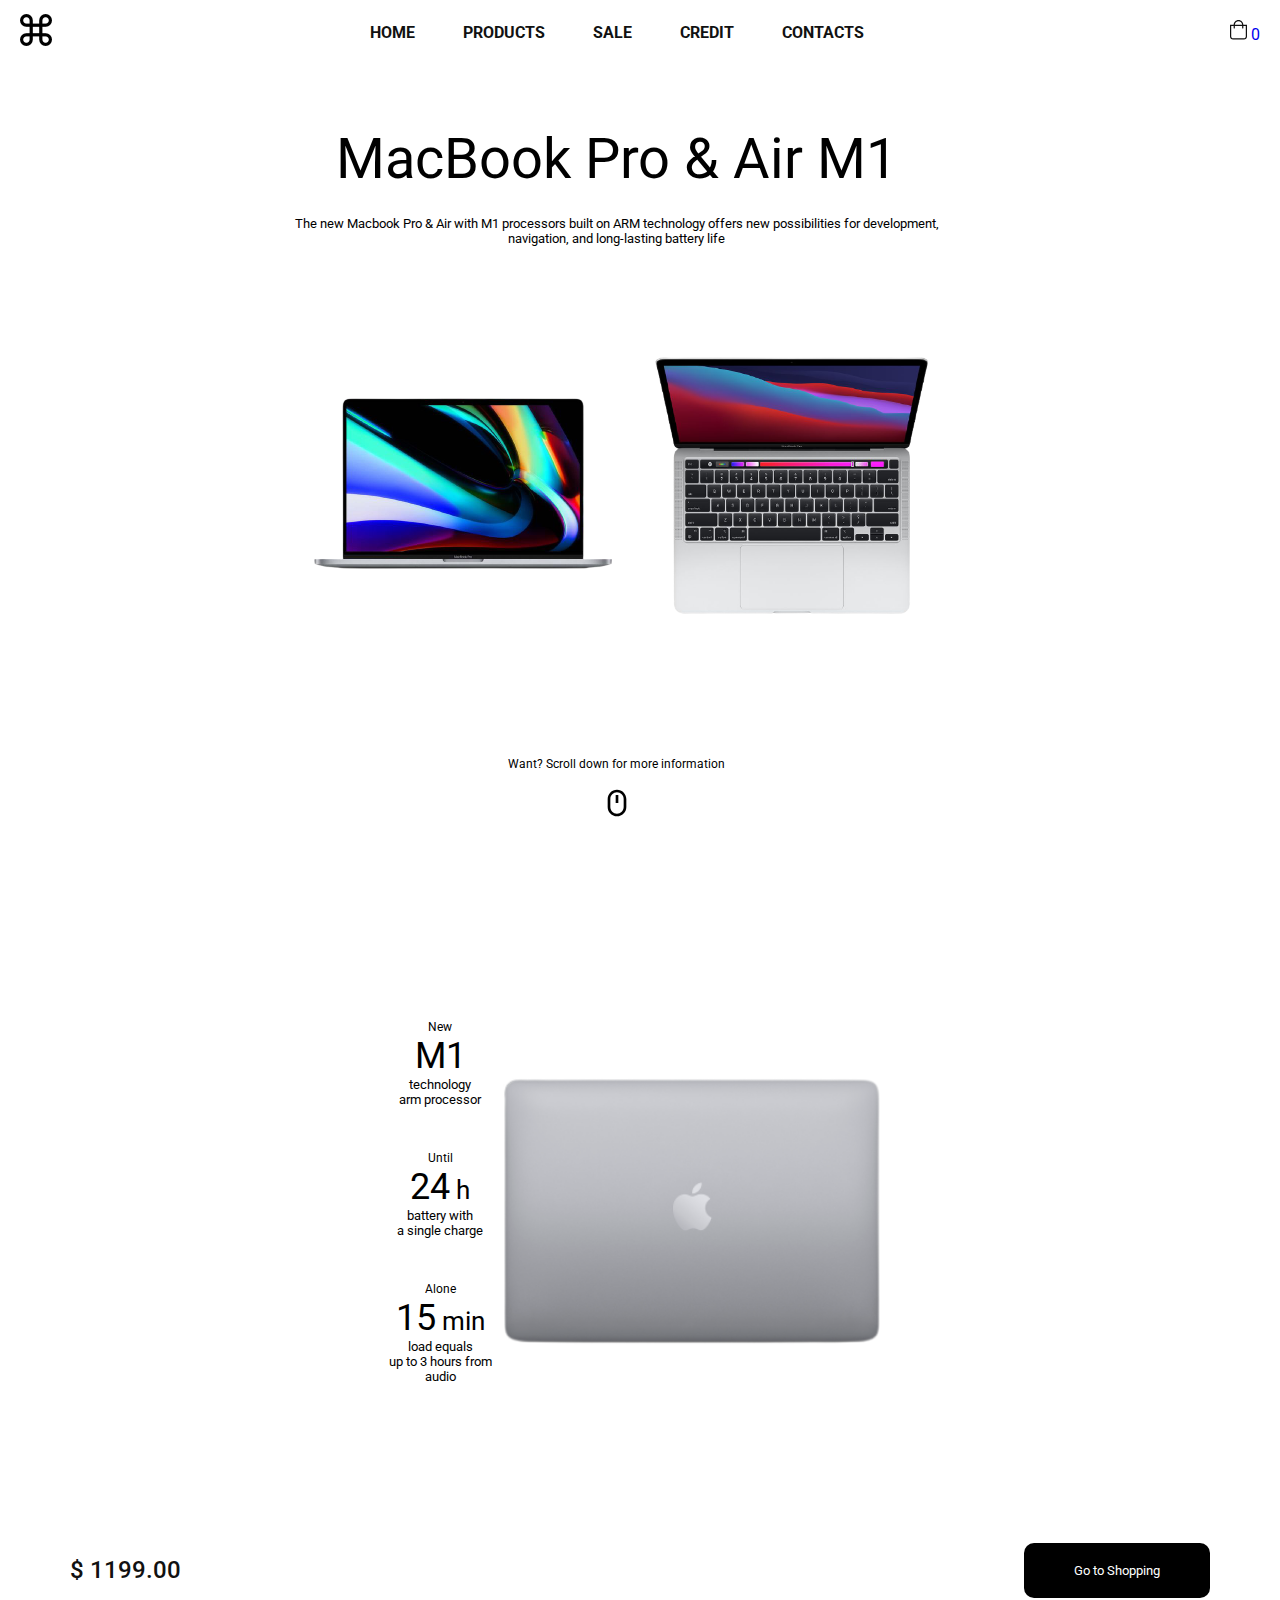
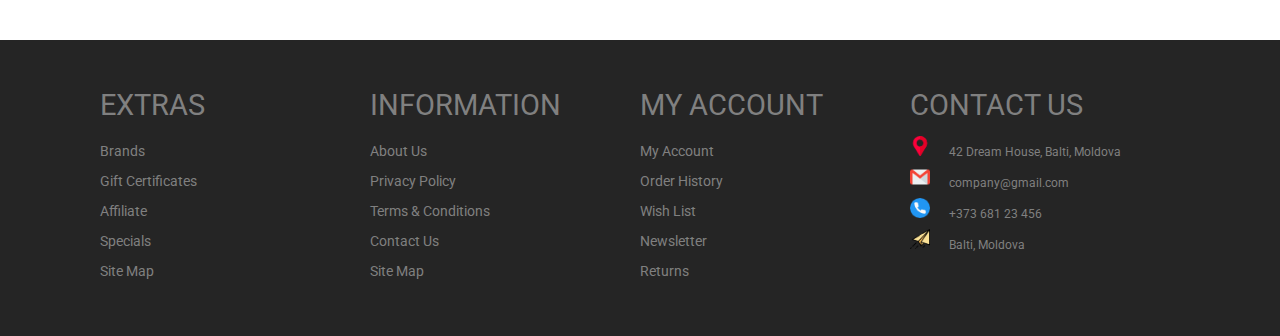
<file: Site Native/index.html>
<!DOCTYPE html>
<html lang="en">
<head>
    <meta charset="UTF-8"/>
    <meta http-equiv="X-UA-Compatible" content="IE=edge"/>
    <meta name="viewport" content="width=device-width, initial-scale=1.0"/>
    <link rel="stylesheet" href="css/nav.css"/>
    <link rel="stylesheet" href="css/style.css"/>
    <link rel="stylesheet" href="css/home.css"/>
    <link rel="stylesheet" href="css/footer.css"/>
    <link rel="shortcut icon" type="img/jpg" href="img/command-symbol.png"/>
    <title>JS Native Site</title>
</head>
<body>
<header class="l-header">
    <!-- Navigaation -->
    <nav class="nav bd-grid">
        <div class="nav__toggle" id="nav-toggle">
            <img src="icons/icon-menu.svg" alt=""/>
        </div>
        <div>
            <a href="index.html" class="nav__logo"><img src="img/command-symbol.png" alt=""/></a>
        </div>
        <!-- ===== NAV LIST ===== -->
        <div class="nav__menu" id="nav-menu">
            <ul class="nav__list">
                <li class="nav__item">
                    <a href="index.html" class="nav__link">HOME</a>
                </li>
                <li class="nav__item">
                    <a href="product.html" class="nav__link">PRODUCTS</a>
                </li>
                <li class="nav__item">
                    <a href="#" class="nav__link">SALE</a>
                </li>
                <li class="nav__item">
                    <a href="credit.html" class="nav__link">CREDIT</a>
                </li>
                <li class="nav__item">
                    <a href="contacts.html" class="nav__link">CONTACTS</a>
                </li>
            </ul>
        </div>
        <div class="header__cart cart" tabindex="0">
            <a href="Cart.html" class="cart"><img src="icons/shopping-bag.svg" alt=""/>
                <span id="cartValue">0</span>
            </a>
        </div>
    </nav>
</header>

<main class="l-main bd-grid">
    <section class="home">
        <div class="home__data">
            <h1 class="home__title">MacBook Pro & Air M1</h1>
            <p class="home__description">
                The new Macbook Pro & Air with M1 processors built on ARM technology
                offers new possibilities for development,<br/>
                navigation, and long-lasting battery life
            </p>
        </div>

        <div class="home__img">
            <!-- IMG -->
            <img src="img/macbook.png" alt="" class="macbook1"/>
            <img src="img/mbp-silver.png" alt="" class="macbook2"/>
        </div>

        <div class="home__scroll">
          <span class="home__scroll-text">Want? Scroll down for more information</span>
            <a href="#l-section"><img src="img/bx-mouse.svg" alt="" class="home__scroll-icon"/></a>
        </div>
    </section>

    <!-- DETAILS macbooks -->
    <section class="l-section" id="l-section">
        <div class="details">
            <div class="details__content">
                <div class="details__box">
                    <span class="details__initial">New</span>
                    <h3 class="details__title">M1<span></span></h3>
                    <p class="details__description">
                        technology<br/>
                        arm processor
                    </p>
                </div>
                <div class="details__box">
                    <span class="details__initial">Until</span>
                    <h3 class="details__title">24<span> h</span></h3>
                    <p class="details__description">
                        battery with<br/>
                        a single charge
                    </p>
                </div>
                <div class="details__box">
                    <span class="details__initial">Alone</span>
                    <h3 class="details__title">15<span> min</span></h3>
                    <p class="details__description">
                        load equals<br/>
                        up to 3 hours from<br/>
                        audio
                    </p>
                </div>
            </div>

            <div class="details__img2">
                <img src="img/mackbook-4-removebg-preview.png" alt="" class="macbooks"/>
            </div>
        </div>
    </section>
    <div class="pricee">
        <span class="pricee__title">$ 1199.00</span>
        <button class="pricee__button" onclick="goShopping()">
            Go to Shopping
        </button>
    </div>
</main>

<footer id="footer" class="section footer">
    <div class="container__footer">
        <div class="footer__top">
            <div class="footer-top__box">
                <h3>EXTRAS</h3>
                <a href="#">Brands</a>
                <a href="#">Gift Certificates</a>
                <a href="#">Affiliate</a>
                <a href="#">Specials</a>
                <a href="#">Site Map</a>
            </div>
            <div class="footer-top__box">
                <h3>INFORMATION</h3>
                <a href="#">About Us</a>
                <a href="#">Privacy Policy</a>
                <a href="#">Terms & Conditions</a>
                <a href="#">Contact Us</a>
                <a href="#">Site Map</a>
            </div>
            <div class="footer-top__box">
                <h3>MY ACCOUNT</h3>
                <a href="#">My Account</a>
                <a href="#">Order History</a>
                <a href="#">Wish List</a>
                <a href="#">Newsletter</a>
                <a href="#">Returns</a>
            </div>
            <div class="footer-top__box">
                <h3>CONTACT US</h3>
                <div>
              <span>
                <img src="img/placeholder.png" alt=""/>
              </span>
                    42 Dream House, Balti, Moldova
                </div>
                <div>
              <span>
                <img src="img/gmail.png" alt=""/>
              </span>
                    company@gmail.com
                </div>
                <div>
              <span>
                <img src="img/telephone.png" alt=""/>
              </span>
                    +373 681 23 456
                </div>
                <div>
              <span>
                <img src="img/paper-plane.png" alt=""/>
              </span>
                    Balti, Moldova
                </div>
            </div>
        </div>
    </div>
    <div class="footer__bottom">
        <div class="footer-bottom__box"></div>
        <div class="footer-bottom__box"></div>
    </div>
</footer>
<script src="js/Templates.js"></script>
<script src="js/nav.js"></script>
<script src="js/index.js"></script>
<!-- <script src="js/main.js"></script> -->
</body>
</html>
</file>
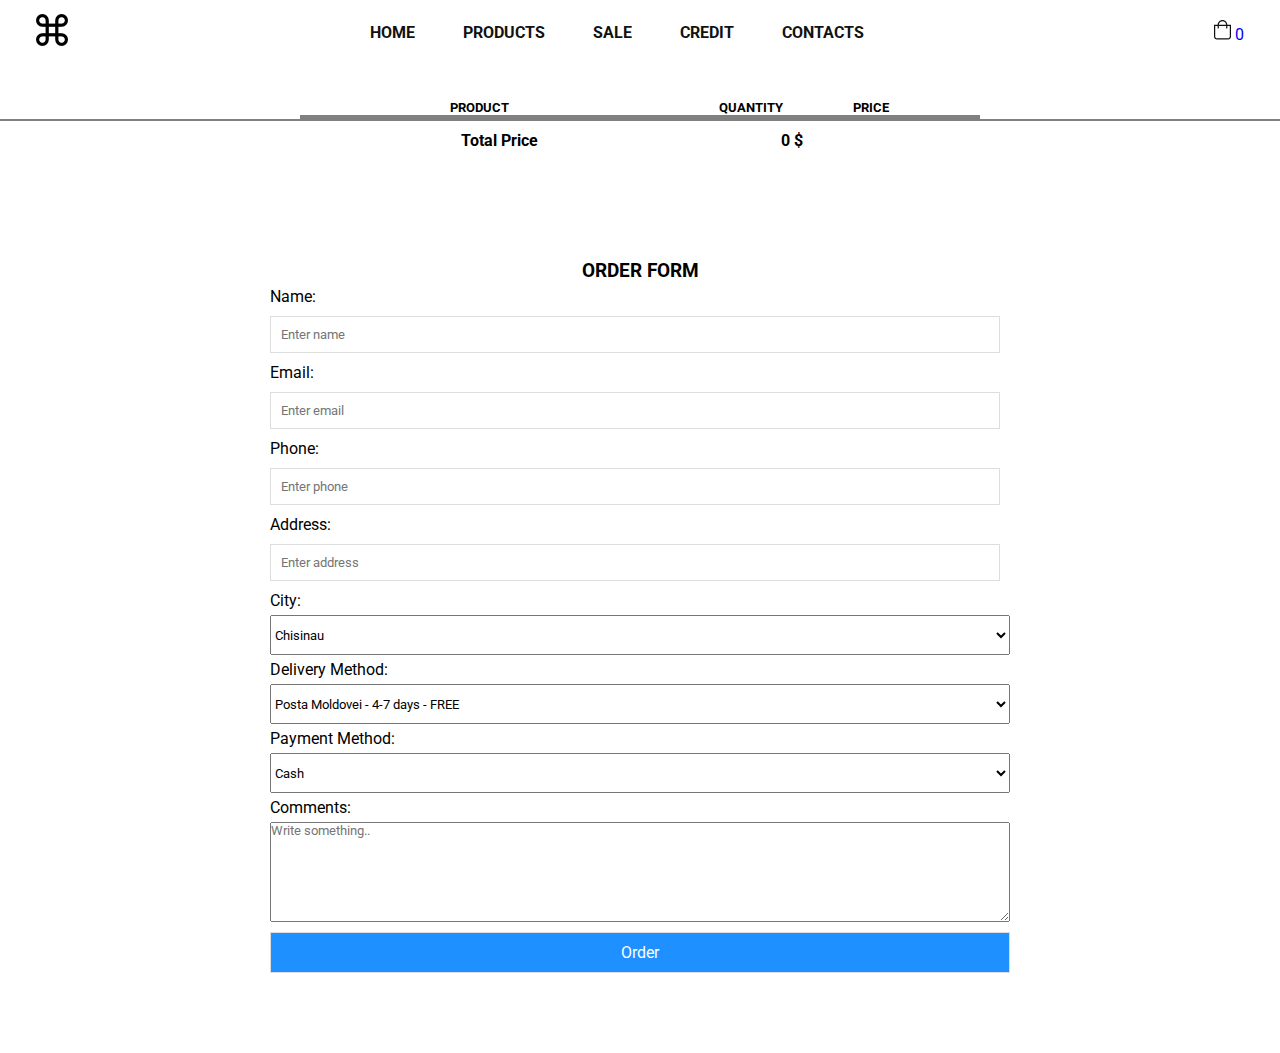
<file: Site Native/Cart.html>
<!DOCTYPE html>
<html lang="en">
<head>
    <meta charset="UTF-8"/>
    <meta http-equiv="X-UA-Compatible" content="IE=edge"/>
    <meta name="viewport" content="width=device-width, initial-scale=1.0"/>
    <link rel="stylesheet" href="css/nav.css"/>
    <link rel="stylesheet" href="css/style.css"/>
    <link rel="stylesheet" href="css/cart.css"/>
    <link rel="shortcut icon" type="img/jpg" href="img/command-symbol.png"/>
    <title>JS Native Site</title>
    <link rel="stylesheet" href="https://cdnjs.cloudflare.com/ajax/libs/font-awesome/5.15.1/css/all.min.css"/>
</head>

<body>
<header class="l-header">
    <!-- Navigaation -->
    <nav class="nav bd-grid">
        <div class="nav__toggle" id="nav-toggle">
            <img src="icons/icon-menu.svg" alt=""/>
        </div>
        <div>
            <a href="index.html" class="nav__logo"><img src="img/command-symbol.png" alt=""/></a>
        </div>
        <!-- ===== NAV LIST ===== -->
        <div class="nav__menu" id="nav-menu">
            <ul class="nav__list">
                <li class="nav__item">
                    <a href="index.html" class="nav__link">HOME</a>
                </li>
                <li class="nav__item">
                    <a href="product.html" class="nav__link">PRODUCTS</a>
                </li>
                <li class="nav__item">
                    <a href="#" class="nav__link">SALE</a>
                </li>
                <li class="nav__item">
                    <a href="credit.html" class="nav__link">CREDIT</a>
                </li>
                <li class="nav__item">
                    <a href="contacts.html" class="nav__link">CONTACTS</a>
                </li>
            </ul>
        </div>
        <div class="header__cart cart" tabindex="0">
            <a href="Cart.html"
            ><img src="icons/shopping-bag.svg" alt=""/>
                <span id="cartValue">0</span>
            </a>
        </div>
    </nav>
</header>

<div class="products-container">
    <div class="product-header">
        <h5 class="product-title">PRODUCT</h5>
        <h5 class="quantity">QUANTITY</h5>
        <h5 class="price">PRICE</h5>
    </div>
    <ul class="products"></ul>
</div>
<div class="total__container"></div>

<div class="form__container">
    <form class="form-inline">
        <h3>ORDER FORM</h3>
        <label for="name">Name:</label>
        <input type="text" id="name" placeholder="Enter name" name="name"/>
        <label for="email">Email:</label>
        <input type="email" id="email" placeholder="Enter email" name="email"/>
        <label for="phone">Phone:</label>
        <input type="tel" id="phone" placeholder="Enter phone" name="phone"/>
        <label for="address">Address:</label>
        <input
                type="text"
                id="address"
                placeholder="Enter address"
                name="address"
        />
        <label for="city">City:</label>
        <select id="city" name="city" style="height: 40px">
            <option value="chisinau">Chisinau</option>
            <option value="balti">Balti</option>
            <option value="other">Other...</option>
        </select>

        <label for="delivery">Delivery Method:</label>
        <select id="delivery" name="city" style="height: 40px">
            <option value="0">Posta Moldovei - 4-7 days - FREE</option>
            <option value="10">Nova Poshta - 2-4 days - 10$</option>
            <option value="25">DHL - 1-2 days - 25$</option>
        </select>

        <label for="payment">Payment Method:</label>
        <select id="payment" name="payment" style="height: 40px">
            <option value="cash">Cash</option>
            <option value="card">Card</option>
            <option value="credit">Credit</option>
        </select>
        <label for="comment">Comments:</label>
        <textarea
                id="comment"
                name="subject"
                placeholder="Write something.."
                style="height: 100px"
        ></textarea>
        <a id="validate">Order</a>
    </form>
</div>
<script src="js/Templates.js"></script>
<script src="js/Cart.js"></script>
<script src="js/nav.js"></script>
</body>
</html>
</file>
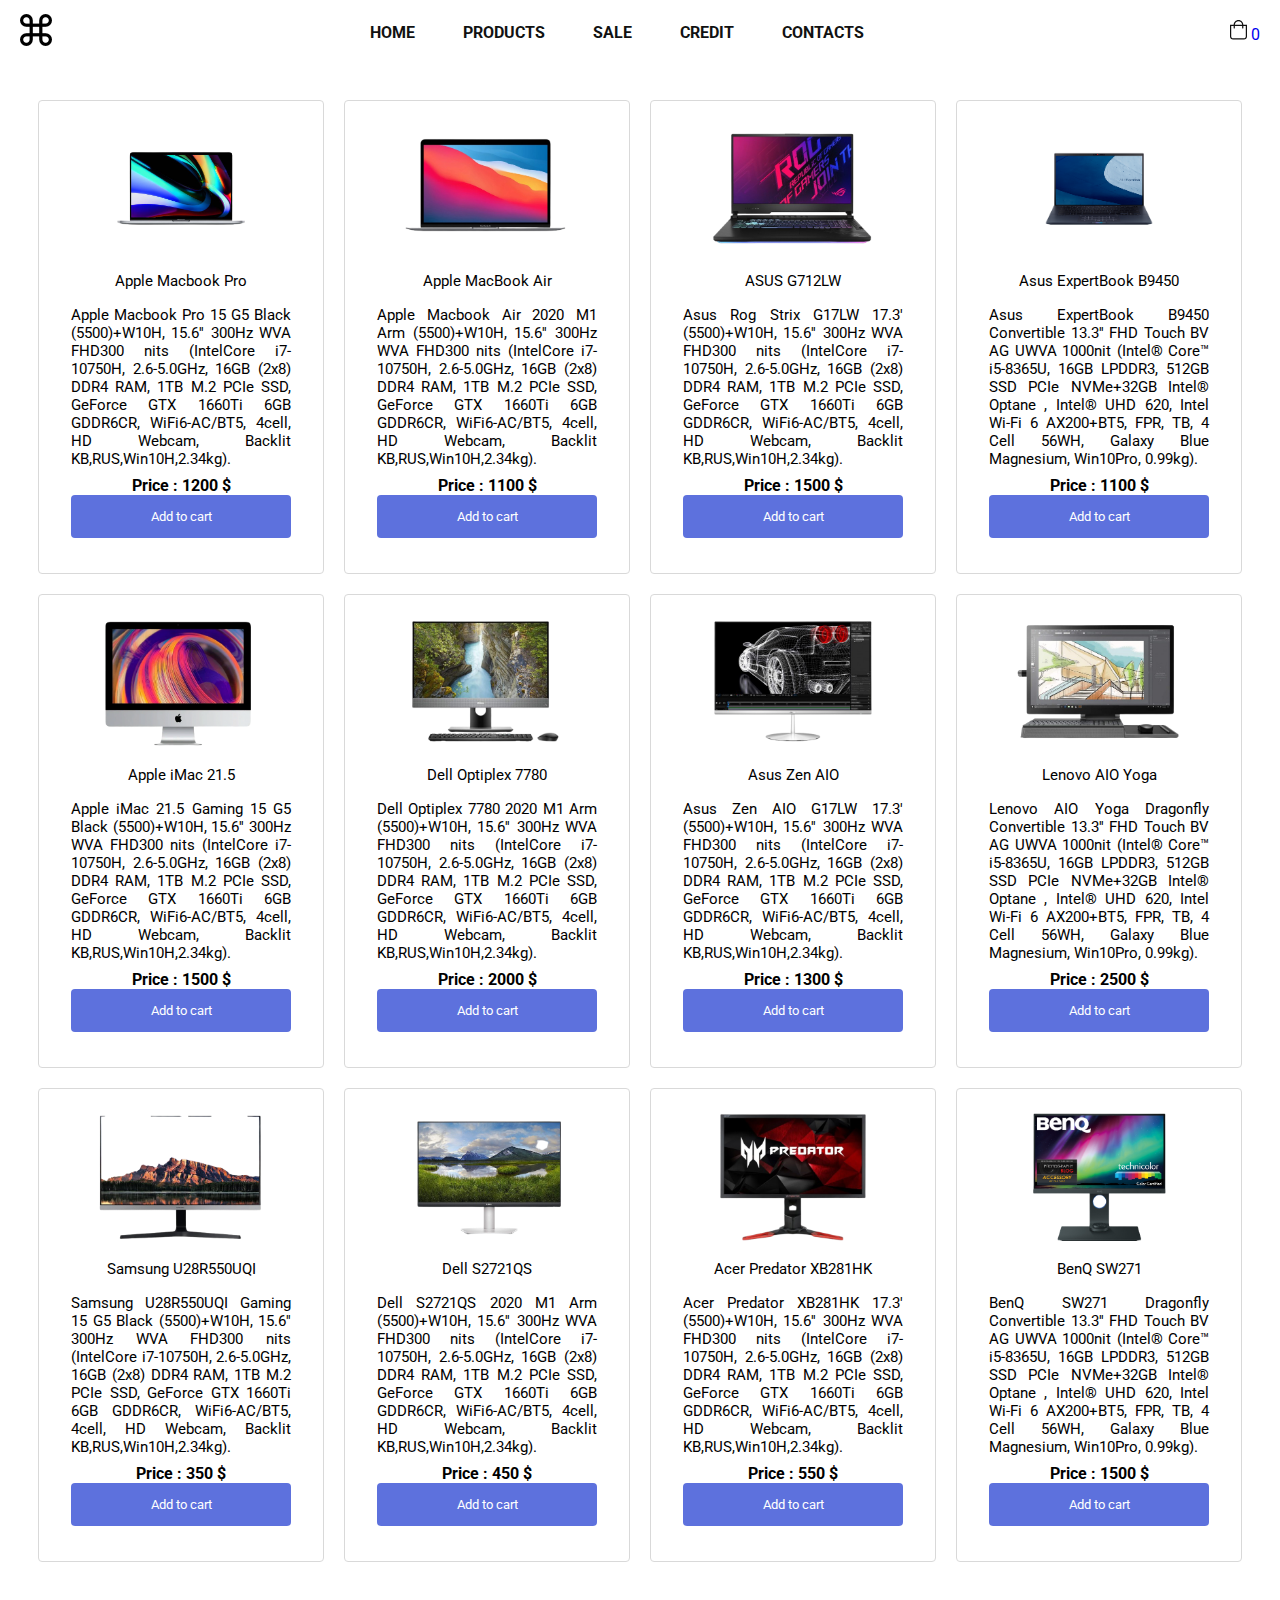
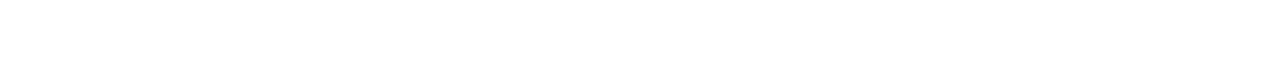
<file: Site Native/product.html>
<!DOCTYPE html>
<html lang="en">
<head>
    <meta charset="UTF-8"/>
    <meta http-equiv="X-UA-Compatible" content="IE=edge"/>
    <meta name="viewport" content="width=device-width, initial-scale=1.0"/>
    <link rel="stylesheet" href="css/nav.css">
    <link rel="stylesheet" href="css/style.css"/>
    <link rel="stylesheet" href="css/home.css"/>
    <link rel="stylesheet" href="css/footer.css"/>
    <link rel="stylesheet" href="css/product.css"/>
    <link rel="stylesheet" href="https://cdnjs.cloudflare.com/ajax/libs/font-awesome/4.7.0/css/font-awesome.min.css">
    <link rel="shortcut icon" type="img/jpg" href="img/command-symbol.png">
    <title>JS Native Site</title>
</head>
<body>
<header class="l-header">
    <!-- Navigaation -->
    <nav class="nav bd-grid">
        <div class="nav__toggle" id="nav-toggle">
            <img src="icons/icon-menu.svg" alt=""/>
        </div>
        <div>
            <a href="index.html" class="nav__logo"><img src="img/command-symbol.png" alt=""/></a>
        </div>
        <!-- ===== NAV LIST ===== -->
        <div class="nav__menu" id="nav-menu">
            <ul class="nav__list">
                <li class="nav__item">
                    <a href="index.html" class="nav__link">HOME</a>
                </li>
                <li class="nav__item">
                    <a href="product.html" class="nav__link">PRODUCTS</a>
                </li>
                <li class="nav__item">
                    <a href="#" class="nav__link">SALE</a>
                </li>
                <li class="nav__item">
                    <a href="credit.html" class="nav__link">CREDIT</a>
                </li>
                <li class="nav__item">
                    <a href="contacts.html" class="nav__link">CONTACTS</a>
                </li>
            </ul>
        </div>
        <div class="header__cart cart" tabindex="0">
            <a href="Cart.html"><img src="icons/shopping-bag.svg" alt=""/>
                <span id="cartValue">0</span>
            </a>
        </div>
    </nav>
</header>

<section class="categories">
    <div class="container__product">
        <div class="card" id="cardItems">

        </div>
    </div>

</section>

<script src="js/Templates.js"></script>
<script src="js/nav.js"></script>
<script src="js/main.js"></script>
</body>
</html>
</file>
<file: Site Native/css/nav.css>
/*===== PAGES =====*/
.nav {
  height: 3rem;
  display: -webkit-box;
  display: -ms-flexbox;
  display: flex;
  -webkit-box-pack: justify;
  -ms-flex-pack: justify;
  justify-content: space-between;
  -webkit-box-align: center;
  -ms-flex-align: center;
  align-items: center;
}

@media screen and (max-width: 968px) {
  .nav__menu {
    position: fixed;
    left: -100%;
    top: 3rem;
    background-color: #fff;
    width: 80%;
    height: 100%;
    padding: 2rem;
    z-index: 100;
    -webkit-transition: 0.3s;
    transition: 0.3s;
  }
}

.nav__item {
  margin-bottom: 2rem;
  font-weight: 700;
}

.nav__link {
  color: #111111;
}

.nav__toggle {
  cursor: pointer;
}

.nav__list li {
  list-style: none;
  text-decoration: none;
}
.nav__list li a {
  text-decoration: none;
}

.cart a {
  text-decoration: none;
}

/*Aparecer menu*/
.show {
  left: 0;
}

/*===== MEDIA QUERIS =====*/
@media screen and (min-width: 968px) {
  body {
    margin: 0;
  }
  .nav {
    height: 4rem;
  }
  .nav__list {
    display: -webkit-box;
    display: -ms-flexbox;
    display: flex;
  }
  .nav__item {
    margin-right: 3rem;
    margin-bottom: 0;
  }
  .nav__toggle {
    display: none;
  }
  .home {
    height: 100vh;
    -ms-grid-columns: max-content max-content;
    grid-template-columns: -webkit-max-content -webkit-max-content;
    grid-template-columns: max-content max-content;
    -ms-grid-rows: max-content;
    grid-template-rows: -webkit-max-content;
    grid-template-rows: max-content;
    -ms-flex-line-pack: center;
    align-content: center;
    -webkit-box-pack: center;
    -ms-flex-pack: center;
    justify-content: center;
    -webkit-column-gap: 6rem;
    column-gap: 6rem;
  }
}

@media screen and (min-width: 1200px) {
  .bd-grid {
    align-content: center;
    margin-left: auto;
    margin-right: auto;
  }
}

/*=====  LAYOUT =====*/
.bd-grid {
  /* max-width: 1200px; */
  padding: 20px;
  margin-left: 1rem;
  margin-right: 1rem;
}

.l-header {
  width: 100%;
  position: fixed;
  top: 0;
  left: 0;
  z-index: 100;
  background-color: #fff;
}
</file>
<file: Site Native/css/style.css>
@import url('https://fonts.googleapis.com/css2?family=Roboto:wght@400;500;700&display=swap');

* {
  margin: 0;
  padding: 0;
  box-sizing: border-box;
  font-family: 'Roboto', sans-serif;
}

/*=====  Other page =====*/

/*=====  Page Credit =====*/
div.credit h2 {
  margin: 100px 0 0 10%;
}

.responsive {
  border-radius: 20px;
  width: 100%;
  height: auto;
}

div.container__img {
  padding: 50px;
  max-width: 1900px;
}

.info1 {
  background-color: #f8f8f8;
  margin: 10px 50px 50px 50px;
  padding: 50px;
  border-radius: 20px;
  -webkit-box-shadow: 0 10px 6px -6px #777;
  -moz-box-shadow: 0 10px 6px -6px #777;
  box-shadow: 0 10px 6px -6px #777;
}

.info1__container ul {
  list-style: circle;
  margin: 15px 0 0 50px;
  display: grid;
  grid-template-columns: repeat(2, 1fr);
}

.info2 {
  background-color: #f8f8f8;
  margin: 10px 50px 50px 50px;
  padding: 50px;
  border-radius: 20px;
  -webkit-box-shadow: 0 10px 6px -6px #777;
  -moz-box-shadow: 0 10px 6px -6px #777;
  box-shadow: 0 10px 6px -6px #777;
}

.info2__container ul li {
  list-style: circle;
  margin: 15px 0 0 50px;
  padding: 5px;
}

/*=====  Other page =====*/

/*=====  Page CONTACTS =====*/

.info3 {
  background-color: #f8f8f8;
  margin: 10px 50px 50px 50px;
  padding: 50px;
  border-radius: 20px;
  -webkit-box-shadow: 0 10px 6px -6px #777;
  -moz-box-shadow: 0 10px 6px -6px #777;
  box-shadow: 0 10px 6px -6px #777;
}

.info3__container ul {
  margin: 15px 0 0 50px;
  display: grid;
  list-style: none;
}

.info3__container ul li {
  padding: 5px;
}

.info4 {
  background-color: #f8f8f8;
  margin: 10px 50px 50px 50px;
  padding: 50px;
  border-radius: 20px;
  -webkit-box-shadow: 0 10px 6px -6px #777;
  -moz-box-shadow: 0 10px 6px -6px #777;
  box-shadow: 0 10px 6px -6px #777;
}

.info4__container ul {
  margin: 15px 0 0 50px;
  display: grid;
  list-style: none;
}

.info4__container ul li {
  padding: 5px;
}

/*=====  Social Media =====*/

.gradient {
  height: 150px;
  text-align: center;
  background-color: red; /* For browsers that do not support gradients */
  background-image: linear-gradient(-90deg, #2c9cc1, #da1e6f);
}

.gradient img {
  margin-top: 50px;
  height: 3.5%;
  width: 3.5%;
}

ul.social li {
  display: inline;
  padding: 5px;
}

.social li a {
  background-color: transparent;
}
</file>
<file: Site Native/css/home.css>
.home {
  margin-top: 100px;
  height: 800px;
  display: -ms-grid;
  display: grid;
  -ms-grid-rows: 1.5fr 1fr 1fr;
  grid-template-rows: 1.5fr 1fr 1fr;
  grid-template-areas: 'data' 'img' 'scroll';
  row-gap: 1.5rem;
}

.home__data {
  /* margin-left: 50px; */
  grid-area: data;
  text-align: center;
  padding-top: 3.5rem;
}

.home__title {
  font-size: 3.5rem;
  font-weight: 400;
  margin-bottom: 1.5rem;
}

.home__description {
  font-size: 0.813rem;
  padding: 0 1rem;
}

.home__img {
  margin-left: 50px;
  grid-area: img;
  display: -webkit-box;
  display: -ms-flexbox;
  display: flex;
  -webkit-box-pack: center;
  -ms-flex-pack: center;
  justify-content: center;
}

.home__img img {
  height: 300px;
  margin-right: 16px;
}

.home__scroll {
  grid-area: scroll;
  text-align: center;
  -ms-flex-item-align: center;
  -ms-grid-row-align: center;
  align-self: center;
}

.home__scroll-text {
  display: block;
  font-size: 0.75rem;
  margin-bottom: 1rem;
}

.home__scroll-icon {
  width: 2rem;
}

/*===== Price =====*/
.pricee {
  position: relative;
  left: 0;
  bottom: 0;
  width: 100%;
  height: 83px;
  background-color: #fff;
  border-radius: 20px;
  -webkit-box-shadow: 0px 0px 20px rgba(17, 17, 17, 0.25);
  box-shadow: 0px 0px 20px rgba(17, 17, 17, 0.25);
  display: -webkit-box;
  display: -ms-flexbox;
  display: flex;
  -webkit-box-pack: space-evenly;
  -ms-flex-pack: space-evenly;
  justify-content: space-evenly;
  -webkit-box-align: center;
  -ms-flex-align: center;
  align-items: center;
}

.pricee__title {
  font-size: 1.5rem;
  color: #111111;
}

.pricee__button {
  border: none;
  background-color: black;
  color: #fff;
  padding: 1.25rem 3.125rem;
  border-radius: 10px;
}

/*ANIMATION*/
.macbook1 {
  -webkit-animation: macbook1 3s infinite;
  animation: macbook1 3s infinite;
}

@-webkit-keyframes macbook1 {
  50% {
    -webkit-transform: translatey(-6%);
    transform: translatey(-6%);
  }
}

@keyframes macbook1 {
  50% {
    -webkit-transform: translatey(-6%);
    transform: translatey(-6%);
  }
}

.macbook2 {
  -webkit-animation: macbook2 3s infinite;
  animation: macbook2 3s infinite;
}

@-webkit-keyframes macbook2 {
  50% {
    -webkit-transform: translatey(6%);
    transform: translatey(6%);
  }
}

@keyframes macbook2 {
  50% {
    -webkit-transform: translatey(6%);
    transform: translatey(6%);
  }
}

/*Details macbooks*/
.details {
  margin-top: 50px;
  height: 600px;
  display: -ms-grid;
  display: grid;
  -ms-grid-columns: max-content max-content;
  grid-template-columns: -webkit-max-content -webkit-max-content;
  grid-template-columns: max-content max-content;
  -ms-flex-line-pack: center;
  align-content: center;
  -webkit-box-pack: center;
  -ms-flex-pack: center;
  justify-content: center;
}

.details__box {
  margin-bottom: 2.5rem;
  text-align: center;
}

.details__initial {
  font-size: 0.75rem;
}

.details__title {
  font-size: 2.25rem;
  font-weight: 400;
}

.details__title span {
  font-size: 1.625rem;
}

.details__description {
  font-size: 0.813rem;
}

.details__img {
  width: -webkit-max-content;
  width: -moz-max-content;
  width: max-content;
  -ms-flex-item-align: center;
  -ms-grid-row-align: center;
  align-self: center;
}

.details__img2 img {
  width: 400px;
}

/*ANIMATION*/
.macbooks {
  -webkit-animation: macbooks 3s infinite;
  animation: macbooks 3s infinite;
}

@-webkit-keyframes macbooks {
  50% {
    -webkit-transform: translatey(-6%);
    transform: translatey(-6%);
  }
}

@keyframes macbooks {
  50% {
    -webkit-transform: translatey(-6%);
    transform: translatey(-6%);
  }
}

/*===== MEDIA QUERIS =====*/
@media screen and (min-width: 968px) {
  .data {
    margin-bottom: 2.5rem;
  }
  .data__subtitle {
    font-size: 1.5rem;
  }
  .data__title {
    margin-bottom: 1rem;
  }
  .pricee {
    padding: 50px;
    position: initial;
    background-color: initial;
    -webkit-box-pack: justify;
    -ms-flex-pack: justify;
    justify-content: space-between;
    -webkit-box-shadow: none;
    box-shadow: none;
  }
  .pricee__title {
    color: #111111;
    font-weight: 500;
  }
}

@media screen and (min-width: 1200px) {
  .bd-grid {
    margin-left: auto;
    margin-right: auto;
  }
}
@media only screen and (max-width: 1920px) {
  .details__img2 img {
    margin-top: 50px;
  }
  .home {
    margin-top: 50px;
    margin-left: 50px;
  }
  .home__data {
    margin-bottom: 50px;
  }
  .home__img {
    margin-bottom: 50px;
  }
}

@media only screen and (max-width: 1200px) {
  .home {
    margin-left: 50px;
  }
}

@media only screen and (max-width: 998px) {
  .home {
    /* margin-top: -20px; */
    margin-left: -10px;
  }
}

/*----- MEDIA QUERIES -----*/
@media screen and (max-width: 768px) {
  .home {
    /* margin-top: -20px; */
    margin-left: -15px;
  }
  .home__data {
    width: 100%;
  }
  .details__img2 img {
    margin-top: 50px;
    width: 350px;
  }
  .home__img img {
    height: 240px;
  }
}
@media screen and (max-width: 568px) {
  .home {
    /* margin-top: -20px; */
    margin-left: -20px;
  }
  .home__data {
    margin: auto;
    width: 90%;
  }
  .details__img2 img {
    margin-top: 50px;
    width: 300px;
  }
  .home__img img {
    height: 220px;
    margin-left: -20px;
  }
}
@media screen and (max-width: 499px) {
  .home {
    /* margin-top: -20px; */
    margin-left: -20px;
  }
  .home__data {
    margin-left: 50px;
    width: 80%;
  }
  .home__title {
    font-size: 2.5rem;
  }
  .details__img2 img {
    margin-top: 100px;
    width: 230px;
  }
  .home__img img {
    height: 200px;
    margin-left: -20px;
  }
}

@media screen and (max-width: 449px) {
  .home {
    /* margin-top: -20px; */
    margin-left: -20px;
  }
  .details__img2 img {
    margin-top: 100px;
    width: 200px;
  }
  .home__img img {
    height: 175px;
    margin-left: -20px;
  }
}

@media screen and (max-width: 400px) {
  .home {
    /* margin-top: -20px; */
    margin-left: -20px;
  }
  .home__data {
    margin-left: 50px;
    width: 80%;
  }
  .home__title {
    font-size: 1.5rem;
  }
  .details__img2 img {
    margin-top: 100px;
    width: 175px;
  }
  .home__img img {
    height: 150px;
  }
}
</file>
<file: Site Native/css/footer.css>
/*===== Footer =====*/

.footer {
  background-color: #252525;
  padding: 50px 100px;
  line-height: 30px;
}

.footer-top__box span img {
  width: 20px;
  height: 20px;
  fill: grey;
}

.footer-top__box span {
  margin-right: 16px;
}

.footer-top__box a {
  text-decoration: none;
}

.footer__top {
  display: grid;
  grid-template-columns: repeat(4, 1fr);
  color: grey;
}

.footer-top__box a:link,
.footer-top__box a:visited {
  display: block;
  color: grey;
  font-size: 14px;
  transition: 0.6s;
}

.footer-top__box a:hover {
  color: orange;
}

.footer-top__box div {
  color: grey;
  font-size: 12px;
}

.footer-top__box h3 {
  font-size: 1.8rem;
  font-weight: 400;
  margin-bottom: 1rem;
}

@media only screen and (max-width: 1920px) {
  .details__img2 img {
    margin-top: 50px;
  }
  .home {
    margin-top: 50px;
    margin-left: 50px;
  }
  .home__data {
    margin-bottom: 50px;
  }
  .home__img {
    margin-bottom: 50px;
  }
}

@media only screen and (max-width: 1200px) {
  .home {
    margin-left: 50px;
  }
  .card {
    text-align: center;
    font-family: sans-serif;
    grid-column: 3 span;
    display: grid;
    grid-gap: 20px;
    grid-template-columns: repeat(3, 1fr);
  }
}

@media only screen and (max-width: 998px) {
  .home {
    /* margin-top: -20px; */
    margin-left: -10px;
  }
  .footer__top {
    grid-template-columns: repeat(2, 1fr);
    row-gap: 2rem;
  }
}

@media only screen and (max-width: 768px) {
  .footer__top {
    grid-template-columns: 1fr;
    row-gap: 2rem;
  }
}

/*----- MEDIA QUERIES -----*/
@media screen and (max-width: 768px) {
  .home {
    /* margin-top: -20px; */
    margin-left: -15px;
  }
  .home__data {
    width: 100%;
  }
  .details__img2 img {
    margin-top: 50px;
    width: 350px;
  }
  .home__img img {
    height: 240px;
  }
  .info3__container ul {
    margin: 15px 0 0 20px;
  }
  .info4__container ul {
    margin: 15px 0 0 20px;
  }
  .gradient img {
    margin-top: 50px;
    height: 6%;
    width: 6%;
  }
  .footer-top__box h3 {
    font-size: 1.6rem;
  }
}
@media screen and (max-width: 568px) {
  .home {
    /* margin-top: -20px; */
    margin-left: -20px;
  }
  .home__data {
    margin: auto;
    width: 90%;
  }
  .details__img2 img {
    margin-top: 50px;
    width: 300px;
  }
  .home__img img {
    height: 220px;
    margin-left: -20px;
  }
  .gradient img {
    margin-top: 50px;
    height: 7%;
    width: 7%;
  }
}
@media screen and (max-width: 499px) {
  .home {
    /* margin-top: -20px; */
    margin-left: -20px;
  }
  .home__data {
    margin-left: 50px;
    width: 80%;
  }
  .home__title {
    font-size: 2.5rem;
  }
  .details__img2 img {
    margin-top: 100px;
    width: 230px;
  }
  .home__img img {
    height: 200px;
    margin-left: -20px;
  }
  .gradient img {
    margin-top: 50px;
    height: 7%;
    width: 7%;
  }
}

@media screen and (max-width: 449px) {
  .home {
    /* margin-top: -20px; */
    margin-left: -20px;
  }
  .details__img2 img {
    margin-top: 100px;
    width: 200px;
  }
  .home__img img {
    height: 175px;
    margin-left: -20px;
  }
  .info1__container ul {
    grid-template-columns: 1fr;
  }
}

@media screen and (max-width: 400px) {
  .home {
    /* margin-top: -20px; */
    margin-left: -20px;
  }
  .home__data {
    margin-left: 50px;
    width: 80%;
  }
  .home__title {
    font-size: 1.5rem;
  }
  .details__img2 img {
    margin-top: 100px;
    width: 175px;
  }
  .home__img img {
    height: 150px;
  }
  .gradient img {
    margin-top: 50px;
    height: 6%;
    width: 6%;
  }
  .footer-top__box h3 {
    font-size: 1.4rem;
  }

  .info2__container ul li {
    list-style: circle;
    margin: 15px 0 0 10px;
    padding: 5px;
  }
}
</file>
<file: Site Native/css/cart.css>
.container {
  display: flex;
  justify-content: center;
  flex-wrap: wrap;
  margin-top: 50px;
  padding-bottom: 100px;
}

.products-container {
  max-width: 680px;
  justify-content: space-around;
  margin: 0 auto;
  margin-top: 100px;
}

.product-header {
  width: 100%;
  max-width: 680px;
  display: flex;
  justify-content: flex-start;
  border-bottom: 4px solid gray;
  margin: 0 auto;
}

.products {
  display: grid;
  grid-template-columns: repeat(1, 1fr);
  grid-template-rows: 1fr;
  grid-column-gap: 0;
  grid-row-gap: 0;
}

.products li {
  margin-left: 40px;
  display: grid;
  grid-template-columns: repeat(5, 1fr);
  grid-template-rows: 1fr;
  grid-column-gap: 0;
  grid-row-gap: 0;
}
.product-header {
  display: grid;
  grid-template-columns: repeat(3, 1fr);
  grid-template-rows: 1fr;
  grid-column-gap: 0;
  grid-row-gap: 0;
}

.remove__btn {
  margin-top: 20px;
  margin-left: -15px;
  grid-area: 1 / 1 / 2 / 2;
}

.product__img {
  margin-left: 25px;
  grid-area: 1 / 1 / 2 / 3;
}

.product__name {
  margin-top: 20px;
  grid-area: 1 / 2 / 2 / 4;
}

.product__price {
  margin-top: 20px;
  grid-area: 1 / 5 / 2 / 6;
}

.product__quantity {
  margin-top: 20px;
  grid-area: 1 / 4 / 2 / 5;
}

.product__img img {
  width: 65px;
}

.basketTotalContainer {
  display: flex;
  justify-content: center;
  width: 100%;
  padding: 10px 0;
  border-top: 2px solid gray;
}

.basketTotalTitle {
  margin-left: 7%;
  width: 25%;
}

.basketTotal {
  width: 10%;
}
.product-title {
  display: flex;
  margin-left: 150px;
  justify-content: flex-start;
}
.quantity {
  display: flex;
  margin-left: 210px;
  justify-content: flex-start;
}
.price {
  display: flex;
  margin-left: 70px;
  justify-content: flex-start;
}

.form-inline {
  max-width: 800px;
  padding: 30px;
  margin-top: 70px;
  margin-left: auto;
  margin-right: auto;
  margin-bottom: 50px;
  display: flex;
  flex-flow: column wrap;
  /* align-items: center; */
  align-items: stretch;
}

.form-inline h3 {
  text-align: center;
}

.form-inline label {
  margin: 5px 10px 5px 0;
}

.form-inline input {
  vertical-align: middle;
  margin: 5px 10px 5px 0;
  padding: 10px;
  background-color: #fff;
  border: 1px solid #ddd;
}

.form-inline a {
  margin-top: 10px;
  text-align: center;
  padding: 10px 20px;
  background-color: dodgerblue;
  border: 1px solid #ddd;
  color: white;
}

.form-inline a:hover {
  background-color: royalblue;
}

@media screen and (max-width: 620px) {
  .product__name {
    margin-left: 15px;
    grid-area: 1 / 1 / 2 / 4;
  }

  .product__img img {
    display: none;
  }
  .basketTotalContainer {
    display: flex;
    justify-content: center;
    width: 100%;
    padding: 10px 0;
  }
  .basketTotal {
    width: fit-content;
  }
  .product-title {
    display: flex;
    margin-left: 70px;
    justify-content: flex-start;
  }
  .quantity {
    display: flex;
    margin-left: 100px;
    justify-content: flex-start;
  }
  .price {
    display: flex;
    margin-left: 7px;
    justify-content: flex-start;
  }
  .form-inline {
    padding: 20px;
  }
}

@media screen and (max-width: 768px) {
  .form-inline {
    padding: 20px;
  }
}

@media (max-width: 1200px) {
  .form-inline input {
    margin: 10px 0;
  }

  .form-inline {
    padding: 20px;
    flex-direction: column;
    align-items: stretch;
  }
}
</file>
<file: Site Native/css/product.css>
/* Products Page */

.container__product {
  width: 1244px;
  padding: 0 20px;
  margin: 100px auto;
}

.prod {
  /* width: 285px; */
  border: 1px solid #d9d9d9;
  border-radius: 4px;
  padding: 20px;
  padding-top: 9px;
  font-size: 14px;
  background-color: #fff;
}

.categories {
  margin-top: 25px;
}

.containers {
  margin: 17%;
  margin-top: 10px;
}

.card {
  text-align: center;
  font-family: sans-serif;
  grid-column: 3 span;
  display: grid;
  grid-gap: 20px;
  grid-template-columns: repeat(4, 1fr);
}

.item-container {
  background: white;
  position: relative;
  background: white;
  padding: 15px 12px;
  position: relative;
}

.card-item {
  cursor: pointer;
}

.card-img {
  position: relative;
  max-width: 100%;
  max-height: 8rem;
  text-align: center;
}

.item-name {
  text-align: center;
  color: rgb(0, 0, 0);
  margin-top: 1rem;
  font-size: 0.95rem;
}
.item-description {
  text-align: justify;
  color: rgb(0, 0, 0);
  margin-top: 1rem;
  font-size: 0.95rem;
}

.add-to-cart {
  font-size: 1.5rem;
  color: rgb(166, 0, 0);
  position: absolute;
  bottom: 1rem;
  right: 0.8rem;
  cursor: pointer;
  opacity: 0;
}

.item-price {
  color: black;
  text-align: center;
  margin-top: 0.5rem;
}

.product__btn {
  width: 100%;
}

.product__btn:disabled {
  opacity: 0.4;
  pointer-events: none;
}

.btn {
  border: none;
  padding: 14px 0;
  border-radius: 4px;
  color: #fff;
  background-color: #5d71dd;
  cursor: pointer;
  transition: background-color 0.3s ease-in-out;
}

.product__btn:hover {
  background-color: #6078f1;
  transition: background-color 0.3s ease-in-out;
}

.btn:hover {
  background-color: #6078f1;
  transition: background-color 0.3s ease-in-out;
}

@media only screen and (max-width: 1200px) {
  .home {
    margin-left: 50px;
  }
  .card {
    text-align: center;
    font-family: sans-serif;
    grid-column: 3 span;
    display: grid;
    grid-gap: 20px;
    grid-template-columns: repeat(3, 1fr);
  }
  .container__product {
    width: 100%;
    padding: 0 20px;
    margin: 50px auto;
  }
}

@media only screen and (max-width: 998px) {
  .home {
    /* margin-top: -20px; */
    margin-left: -10px;
  }
  .card {
    text-align: center;
    font-family: sans-serif;
    grid-column: 3 span;
    display: grid;
    grid-gap: 20px;
    grid-template-columns: repeat(3, 1fr);
  }
  .container__product {
    width: 100%;
    padding: 0 20px;
    margin: 50px auto;
  }
}

@media only screen and (max-width: 768px) {
  .card {
    text-align: center;
    font-family: sans-serif;
    grid-column: 3 span;
    display: grid;
    grid-gap: 20px;
    grid-template-columns: repeat(2, 1fr);
  }
  .container__product {
    width: 100%;
    padding: 0 20px;
    margin: 50px auto;
  }
}

@media only screen and (max-width: 568px) {
  .card {
    text-align: center;
    font-family: sans-serif;
    grid-column: 3 span;
    display: grid;
    grid-gap: 20px;
    grid-template-columns: 1fr;
  }
  .container__product {
    width: 100%;
    padding: 0 20px;
    margin: 50px auto;
  }
}
</file>
